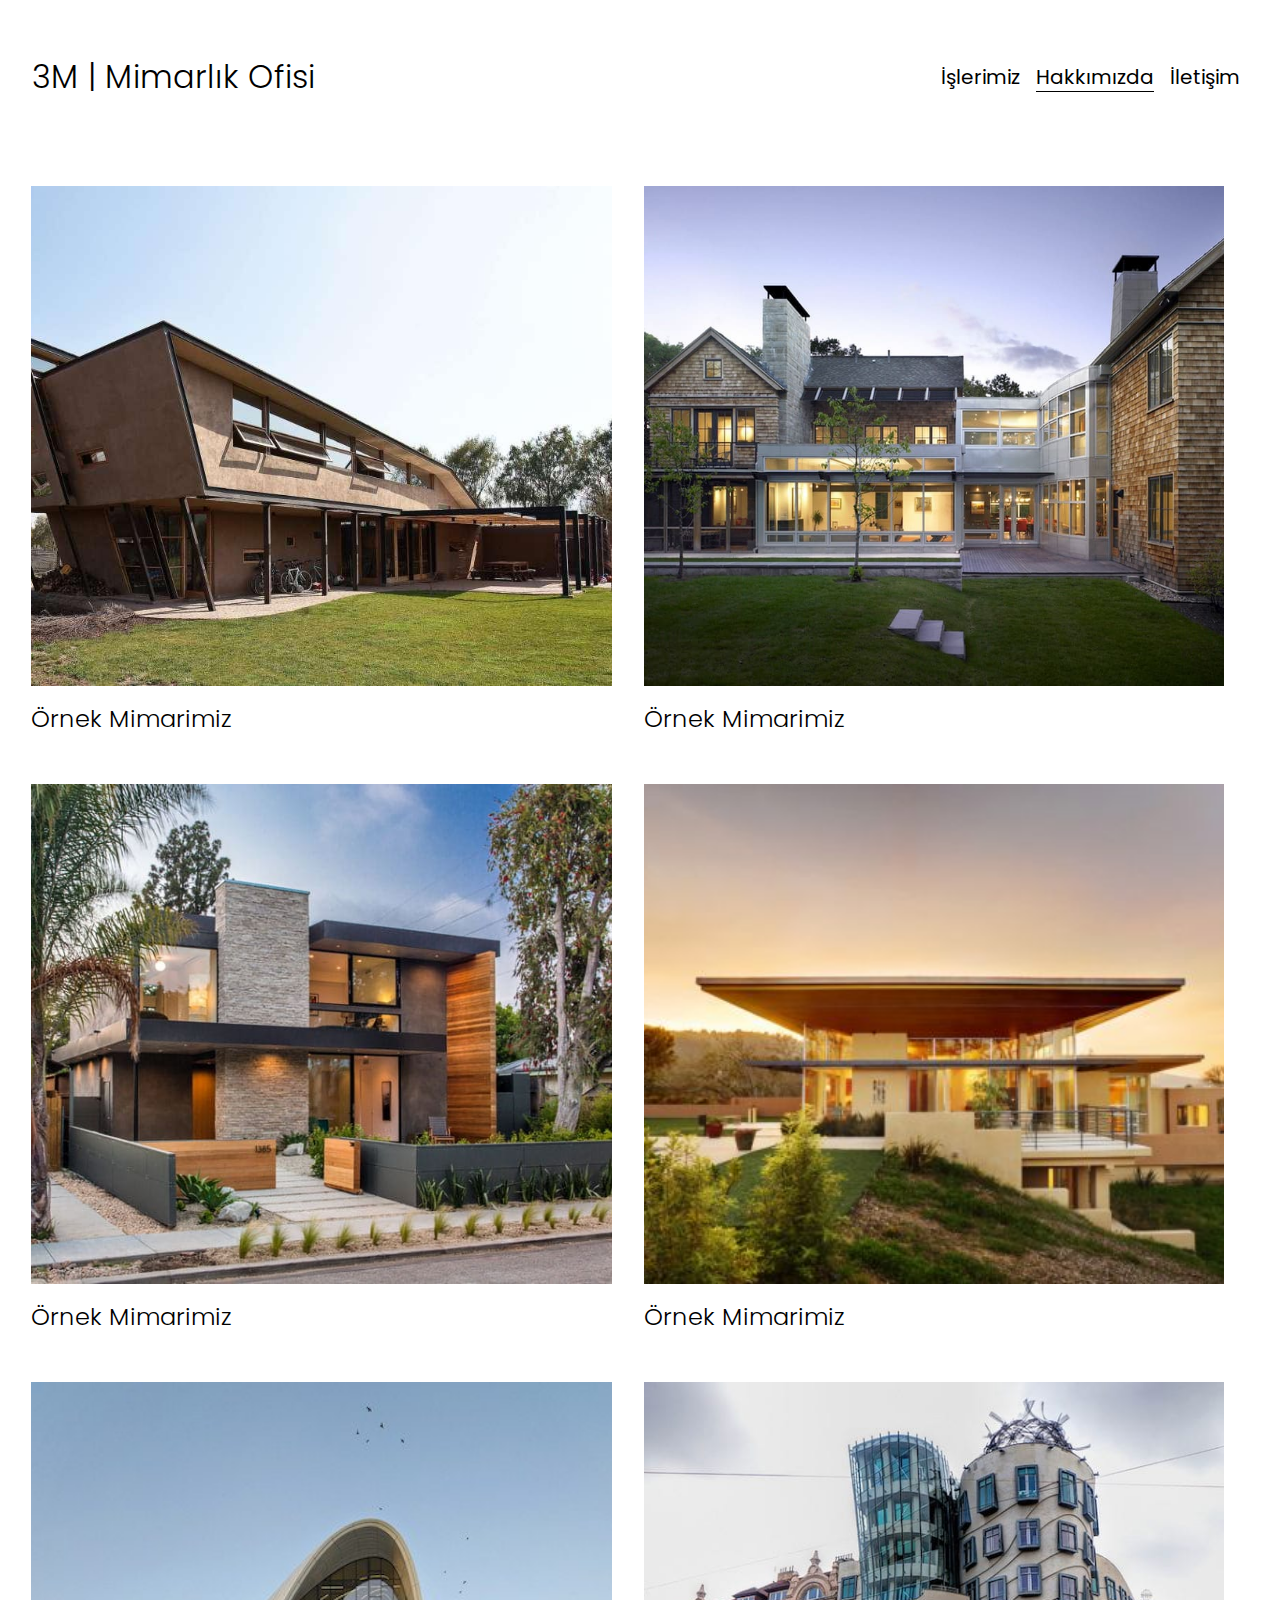
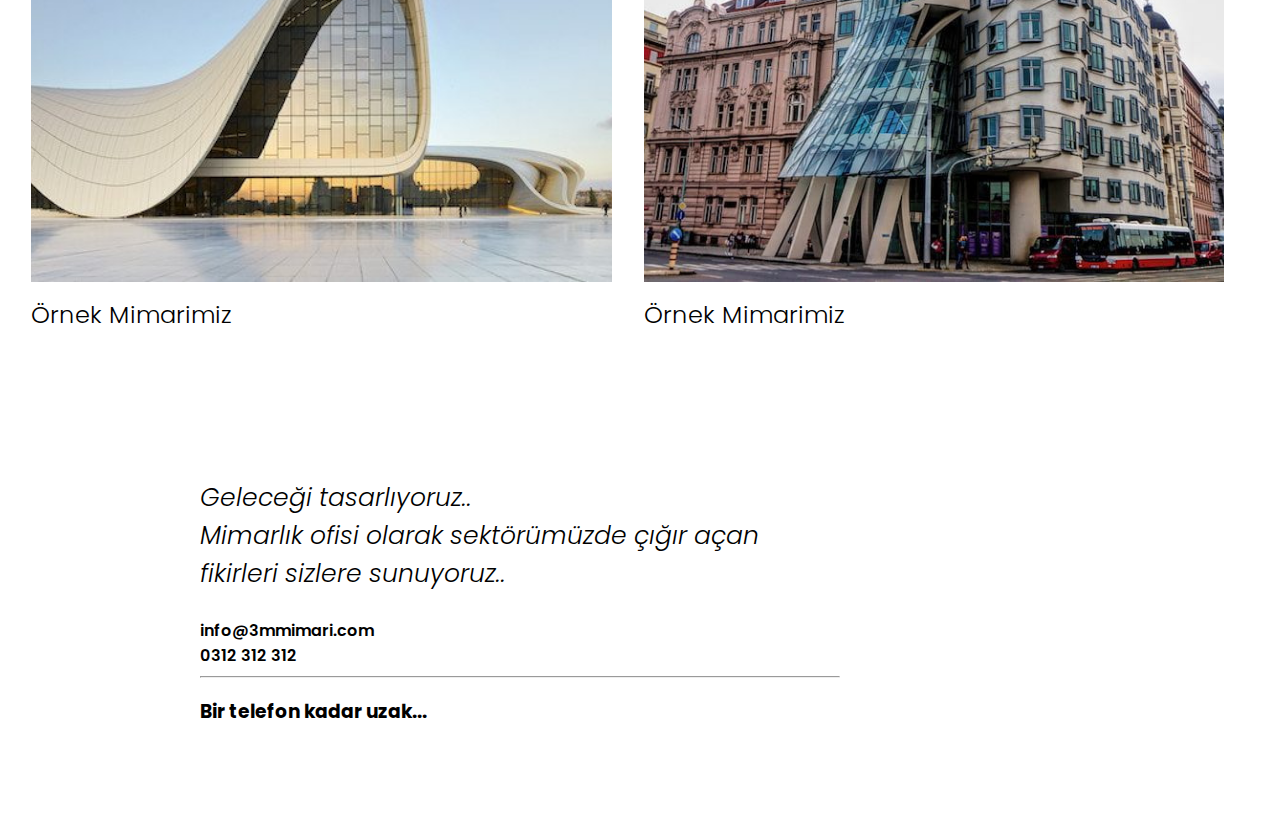
<file: Architecture Website/index.html>
<!DOCTYPE html>
<html lang="en">
  <head>
    <meta charset="UTF-8" />
    <meta name="viewport" content="width=device-width, initial-scale=1.0" />
    <title>Mimarlık Ofisi Projesi</title>
    <link rel="stylesheet" href="style.css" />
    <link rel="preconnect" href="https://fonts.googleapis.com" />
    <link rel="preconnect" href="https://fonts.gstatic.com" crossorigin />
    <link
      href="https://fonts.googleapis.com/css2?family=Alumni+Sans+Collegiate+One:ital@1&family=Poppins:ital,wght@0,100;0,200;0,300;0,600;0,700;0,800;1,100;1,200;1,300;1,600&family=Roboto&display=swap"
      rel="stylesheet"
    />
  </head>

  <body>
    <header>
      <h1>3M | Mimarlık Ofisi</h1>
      <nav class="links">
        <ul>
          <li><a class="active" href="#work">İşlerimiz</a></li>
          <li><a class="about" href="#about">Hakkımızda</a></li>
          <li><a href="#contact">İletişim</a></li>
        </ul>
      </nav>
    </header>

    <section class="gallery">
      <div class="card">
        <img src="./img.txt/Casa-Munita-Gonzalez-09-0101070001.jpg" />
        <h2>Örnek Mimarimiz</h2>
      </div>
      <div class="card">
        <img src="./img.txt/Contemporary-Home-07-0101070001.jpg" />
        <h2>Örnek Mimarimiz</h2>
      </div>
      <div class="card">
        <img src="./img.txt/Contemporary-House-03-0101070001.jpg" />
        <h2>Örnek Mimarimiz</h2>
      </div>
      <div class="card">
        <img src="./img.txt/Flat-Roof-House-04-0101070001.jpg" />
        <h2>Örnek Mimarimiz</h2>
      </div>
      <div class="card">
        <img
          src="./img.txt/Heydar-Aliyev-Cultural-Centre-by-Zaha-Hadid-01-0101070001.jpg"
        />
        <h2>Örnek Mimarimiz</h2>
      </div>

      <div class="card">
        <img
          src="./img.txt/The-Dancing-House-Prague-Frank-Gehry-02-0101070001.jpg"
        />
        <h2>Örnek Mimarimiz</h2>
      </div>
    </section>

    <section class="why">
      <h3 class="banner">
        Geleceği tasarlıyoruz.. <br />Mimarlık ofisi olarak sektörümüzde çığır
        açan fikirleri sizlere sunuyoruz..
      </h3>
      <div class="contact">
        <p>info@3mmimari.com</p>
        <p>0312 312 312</p>
        <hr />
        <h3>Bir telefon kadar uzak...</h3>
      </div>
    </section>
  </body>
</html>
</file>
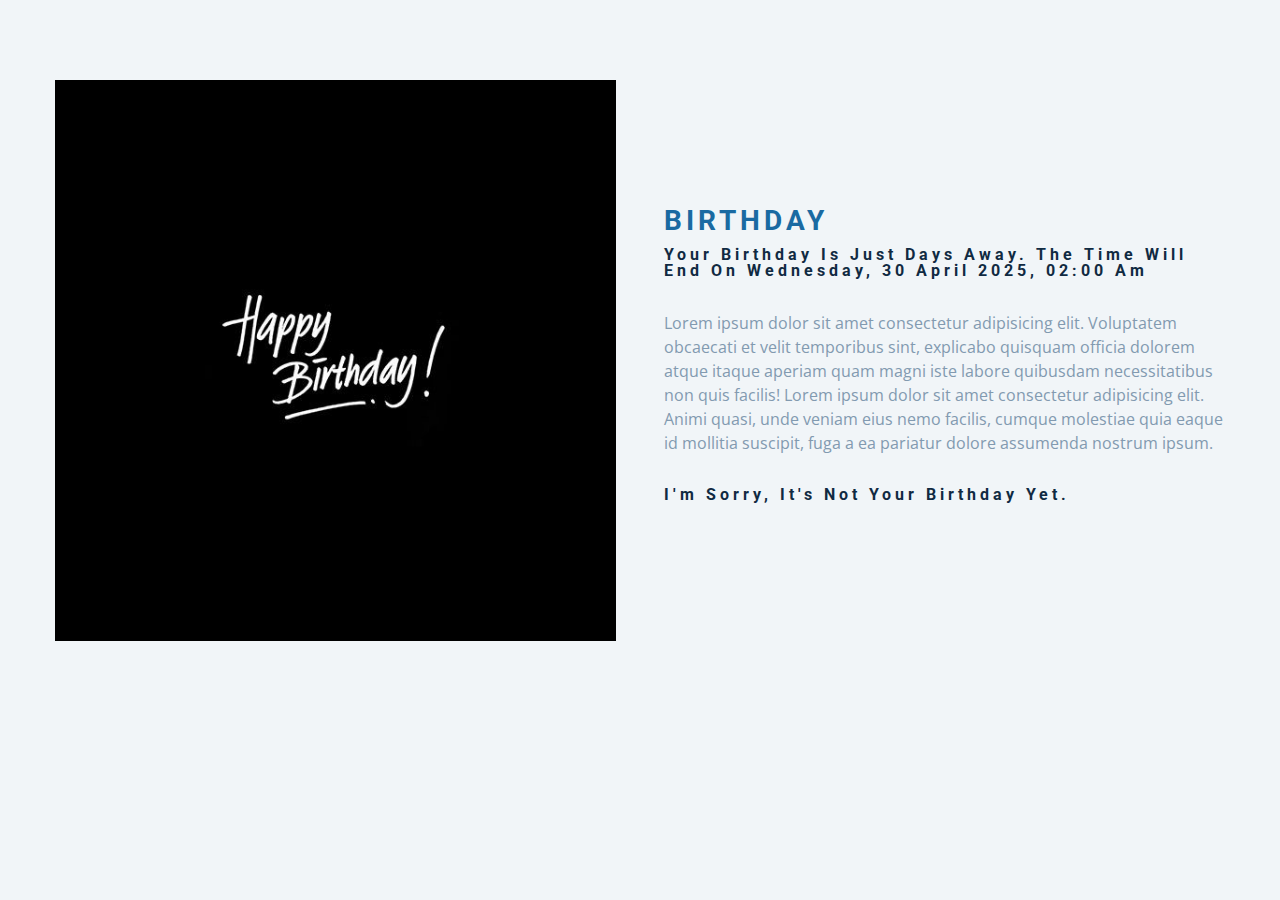
<file: CountdownProject/index.html>
<!DOCTYPE html>
<html lang="en">
  <head>
    <meta charset="UTF-8" />
    <meta name="viewport" content="width=device-width, initial-scale=1.0" />
    <title>CountdownTimer</title>
    <link rel="stylesheet" href="style.css" />
  </head>
  <body>
    <section class="section-center">
      <article class="gift-img">
        <img
          src="./img/wallpaper-ap54-happy-birthday-dark-event-writing.jpeg"
          alt="gift picture"
        />
      </article>
      <article class="gift-info">
        <h3>Birthday</h3>
        <h4 class="timer">
          Your birthday is just days away. The time will end on Wednesday, 30
          April 2025, 02:00 am
        </h4>
        <p>
          Lorem ipsum dolor sit amet consectetur adipisicing elit. Voluptatem
          obcaecati et velit temporibus sint, explicabo quisquam officia dolorem
          atque itaque aperiam quam magni iste labore quibusdam necessitatibus
          non quis facilis! Lorem ipsum dolor sit amet consectetur adipisicing
          elit. Animi quasi, unde veniam eius nemo facilis, cumque molestiae
          quia eaque id mollitia suscipit, fuga a ea pariatur dolore assumenda
          nostrum ipsum.
        </p>
        <div class="deadline">
          <div class="deadline-format">
            <div>
              <h4 class="days">19</h4>
              <span>days</span>
            </div>
          </div>
          <div class="deadline-format">
            <div>
              <h4 class="hours">11</h4>
              <span>hours</span>
            </div>
          </div>
          <div class="deadline-format">
            <div>
              <h4 class="mins">43</h4>
              <span>mins</span>
            </div>
          </div>
          <div class="deadline-format">
            <div>
              <h4 class="secs">32</h4>
              <span>secs</span>
            </div>
          </div>
        </div>
      </article>
    </section>
    <script src="app.js"></script>
  </body>
</html>
</file>
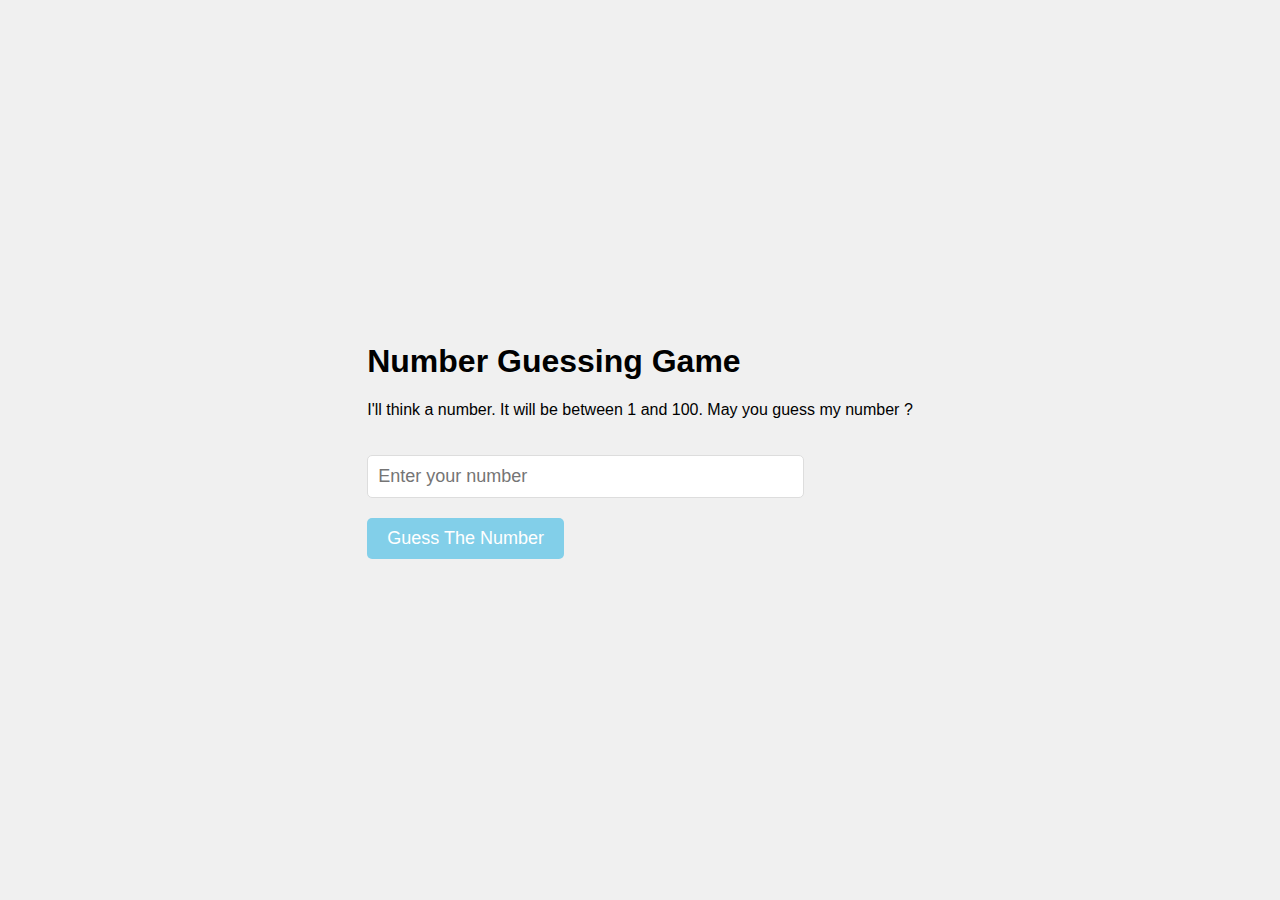
<file: Games/NumberGuessingGame/index.html>
<!DOCTYPE html>
<html lang="en">
  <head>
    <meta charset="UTF-8" />
    <meta name="viewport" content="width=device-width, initial-scale=1.0" />
    <title>Number Guessing Game</title>
    <link rel="stylesheet" href="style.css" />
  </head>
  <body>
    <div>
      <h1>Number Guessing Game</h1>
      <p>
        I'll think a number. It will be between 1 and 100. May you guess my
        number ?
      </p>
      <input
        type="text"
        id="guess-input"
        placeholder="Enter your number"
        min="1"
        max="100"
      />
      <button id="guess-button">Guess The Number</button>
      <p id="message"></p>
    </div>
    <script src="script.js"></script>
  </body>
</html>
</file>
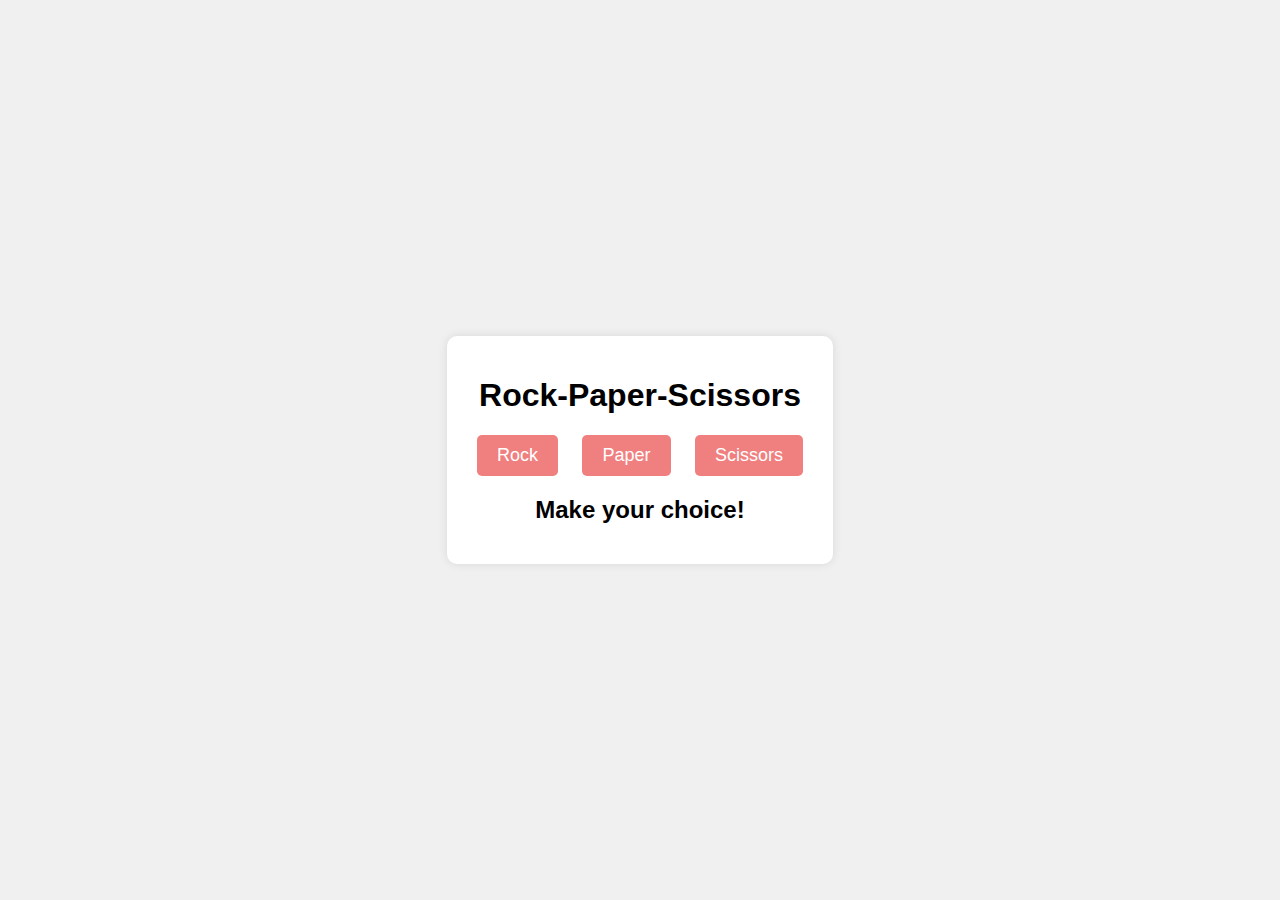
<file: Games/Rock-Paper-Scissors/index.html>
<!DOCTYPE html>
<html lang="en">
  <head>
    <meta charset="UTF-8" />
    <meta name="viewport" content="width=device-width, initial-scale=1.0" />
    <title>Rock-Paper-Scissors</title>
    <link rel="stylesheet" href="style.css" />
  </head>
  <body>
    <div class="game-container">
      <h1>Rock-Paper-Scissors</h1>
      <div class="choices">
        <button class="choice" id="rock">Rock</button>
        <button class="choice" id="paper">Paper</button>
        <button class="choice" id="scissors">Scissors</button>
      </div>
      <div class="result">
        <h2>Make your choice!</h2>
        <p id="result-text"></p>
      </div>
    </div>
    <script src="script.js"></script>
  </body>
</html>
</file>
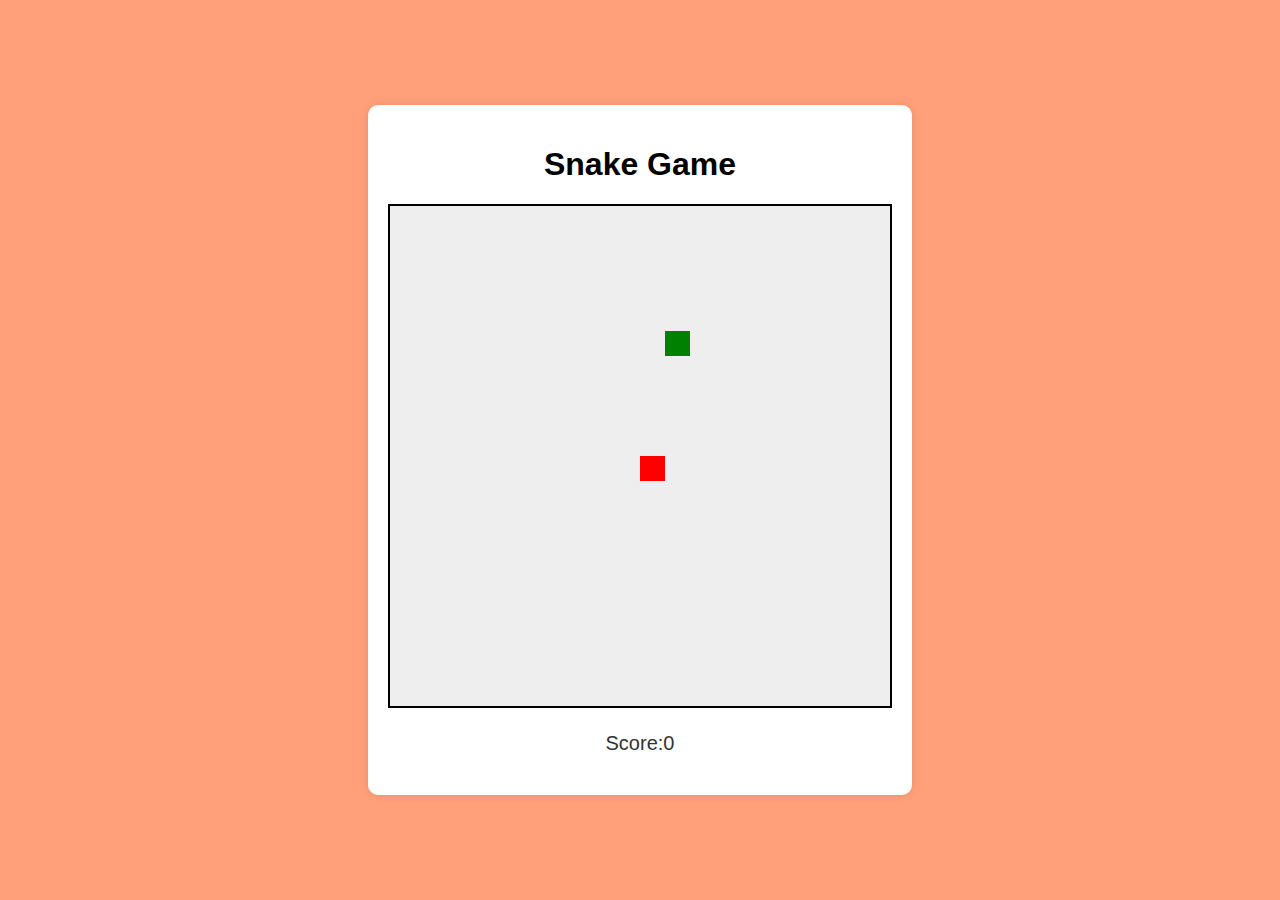
<file: Games/SnakeGame/index.html>
<!DOCTYPE html>
<html lang="en">
  <head>
    <meta charset="UTF-8" />
    <meta name="viewport" content="width=device-width, initial-scale=1.0" />
    <title>Snake Game</title>
    <link rel="stylesheet" href="style.css" />
  </head>
  <body>
    <div class="game-container">
      <h1>Snake Game</h1>
      <canvas id="gameCanvas"></canvas>
      <p id="score">Score:0</p>
    </div>
    <script src="script.js"></script>
  </body>
</html>
</file>
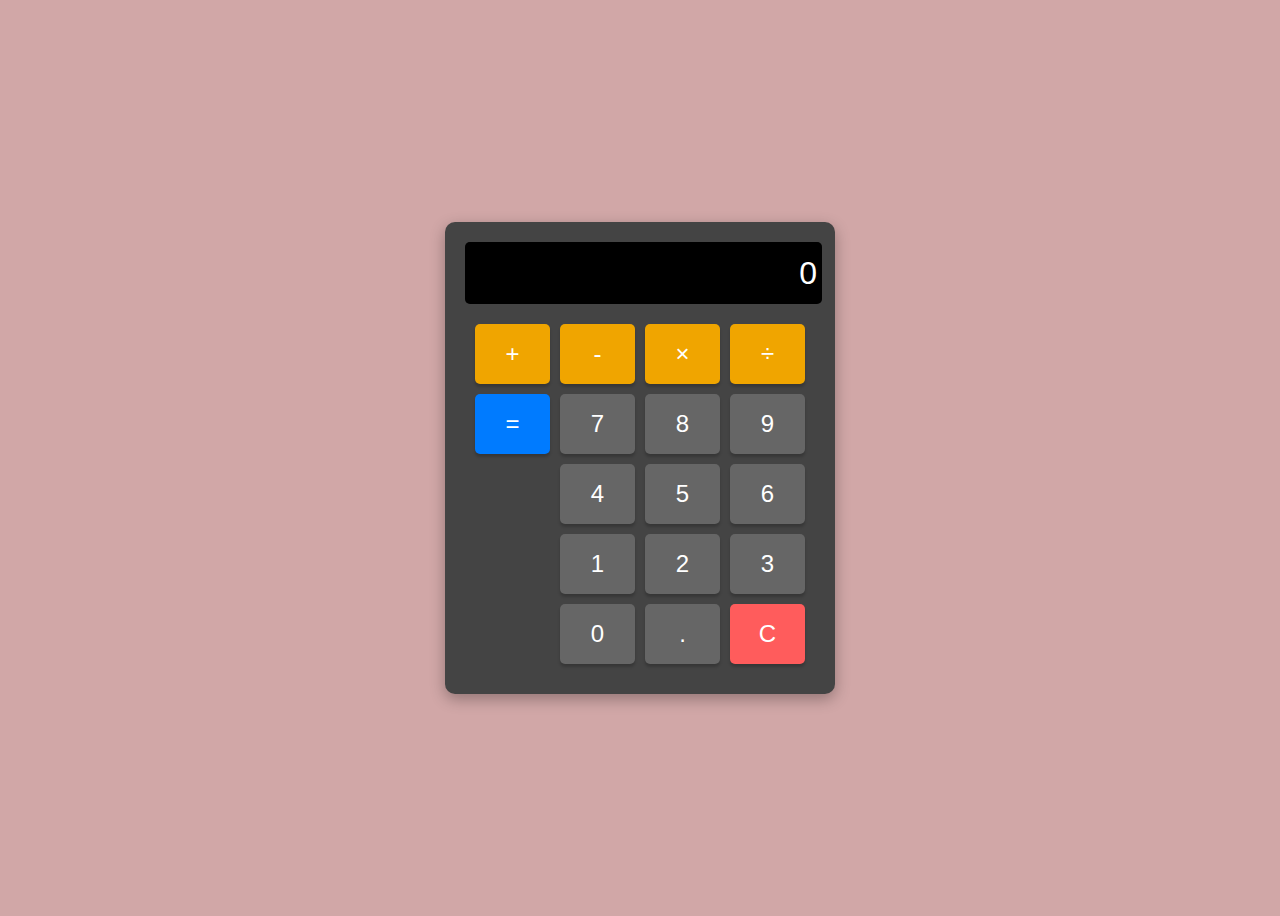
<file: Calculator/Calculator.html>
<!DOCTYPE html>
<html lang="en">
<head>
    <meta charset="UTF-8">
    <meta name="viewport" content="width=device-width, initial-scale=1.0">
    <title>Hesap Makinesi</title>
    <link rel="stylesheet" href="Calculator.css">
</head>
<body>
    <div class="calculator">
        <input type="text" class="calculator-input" disabled>
        <div class="calculator-keys">
            <button type="button" class="operator" value="+">+</button>
            <button type="button" class="operator" value="-">-</button>
            <button type="button" class="operator" value="*">&times;</button>
            <button type="button" class="operator" value="/">&divide;</button>
            
            <button type="button" class="number" value="7">7</button>
            <button type="button" class="number" value="8">8</button>
            <button type="button" class="number" value="9">9</button>

            <button type="button" class="number" value="4">4</button>
            <button type="button" class="number" value="5">5</button>
            <button type="button" class="number" value="6">6</button>

            <button type="button" class="number" value="1">1</button>
            <button type="button" class="number" value="2">2</button>
            <button type="button" class="number" value="3">3</button>

            <button type="button" class="number" value="0">0</button>
            <button type="button" class="decimal" value=".">.</button>
            <button type="button" class="clear" value="clear">C</button>

            <button type="button" class="equal-sign" value="=">=</button>
        </div>
    </div>


<script src="Calculator.js"></script>
</body>
</html>
</file>
<file: Architecture Website/style.css>
body {
  font-family: 'Poppins', sans-serif;
  margin: 0;
}

header {
  margin: 32px;
  display: flex;
  align-items: center;
  justify-content: space-between;
}

h1 {
  /* display: inline-block; */
  font-weight: 300;
}
.links {
  /* display: inline-block; */
}

.links ul {
  /* display: inline-block; */
  display: flex;
  list-style: none;
}
.links a {
  color: black;
  text-decoration: none;
  font-size: 20px;
  margin: 0px 8px;
}

a.about {
  border-bottom: 1px solid black;
}

.gallery {
  padding: 15px;
  display: flex;
  flex-wrap: wrap;
}
.card {
  /* display: inline-block; */
  width: 49%;
  padding: 16px;
  box-sizing: border-box;
}

.card img {
  height: 500px;
  width: 100%;
  object-fit: cover;
}

.card img:hover {
  opacity: 0.9;
}
.card h2 {
  margin: 8px 0px 16px 0px;
  font-weight: 300;
}

.why {
  width: 50%;
  margin: 100px 200px;
}

.banner {
  font-weight: 300;
  font-style: italic;
  font-size: 25px;
}

.contact p {
  margin: 0;
  font-weight: 600;
}
</file>
<file: CountdownProject/style.css>
/*
=============== 
Fonts
===============
*/
@import url("https://fonts.googleapis.com/css?family=Open+Sans|Roboto:400,700&display=swap");

/*
=============== 
Variables
===============
*/

:root {
  /* dark shades of primary color*/
  --clr-primary-1: hsl(205, 86%, 17%);
  --clr-primary-2: hsl(205, 77%, 27%);
  --clr-primary-3: hsl(205, 72%, 37%);
  --clr-primary-4: hsl(205, 63%, 48%);
  /* primary/main color */
  --clr-primary-5: #49a6e9;
  /* lighter shades of primary color */
  --clr-primary-6: hsl(205, 89%, 70%);
  --clr-primary-7: hsl(205, 90%, 76%);
  --clr-primary-8: hsl(205, 86%, 81%);
  --clr-primary-9: hsl(205, 90%, 88%);
  --clr-primary-10: hsl(205, 100%, 96%);
  /* darkest grey - used for headings */
  --clr-grey-1: hsl(209, 61%, 16%);
  --clr-grey-2: hsl(211, 39%, 23%);
  --clr-grey-3: hsl(209, 34%, 30%);
  --clr-grey-4: hsl(209, 28%, 39%);
  /* grey used for paragraphs */
  --clr-grey-5: hsl(210, 22%, 49%);
  --clr-grey-6: hsl(209, 23%, 60%);
  --clr-grey-7: hsl(211, 27%, 70%);
  --clr-grey-8: hsl(210, 31%, 80%);
  --clr-grey-9: hsl(212, 33%, 89%);
  --clr-grey-10: hsl(210, 36%, 96%);
  --clr-white: #fff;
  --clr-red-dark: hsl(360, 67%, 44%);
  --clr-red-light: hsl(360, 71%, 66%);
  --clr-green-dark: hsl(125, 67%, 44%);
  --clr-green-light: hsl(125, 71%, 66%);
  --clr-black: #222;
  --clr-gold: #c59d5f;
  --ff-primary: "Roboto", sans-serif;
  --ff-secondary: "Open Sans", sans-serif;
  --transition: all 0.3s linear;
  --spacing: 0.25rem;
  --radius: 0.5rem;
  --light-shadow: 0 5px 15px rgba(0, 0, 0, 0.1);
  --dark-shadow: 0 5px 15px rgba(0, 0, 0, 0.2);
  --max-width: 1170px;
  --fixed-width: 620px;
}
/*
=============== 
Global Styles
===============
*/

*,
::after,
::before {
  margin: 0;
  padding: 0;
  box-sizing: border-box;
}
body {
  font-family: var(--ff-secondary);
  background: var(--clr-grey-10);
  color: var(--clr-grey-1);
  line-height: 1.5;
  font-size: 0.875rem;
}
ul {
  list-style-type: none;
}
a {
  text-decoration: none;
}
img:not(.logo) {
  width: 100%;
}
img {
  display: block;
}

h1,
h2,
h3,
h4 {
  letter-spacing: var(--spacing);
  text-transform: capitalize;
  line-height: 1.25;
  margin-bottom: 0.75rem;
  font-family: var(--ff-primary);
}
h1 {
  font-size: 3rem;
}
h2 {
  font-size: 2rem;
}
h3 {
  font-size: 1.25rem;
}
h4 {
  font-size: 0.875rem;
}
p {
  margin-bottom: 1.25rem;
  color: var(--clr-grey-5);
}
@media screen and (min-width: 800px) {
  h1 {
    font-size: 4rem;
  }
  h2 {
    font-size: 2.5rem;
  }
  h3 {
    font-size: 1.75rem;
  }
  h4 {
    font-size: 1rem;
  }
  body {
    font-size: 1rem;
  }
  h1,
  h2,
  h3,
  h4 {
    line-height: 1;
  }
}
/*  global classes */

.btn {
  text-transform: uppercase;
  background: transparent;
  color: var(--clr-black);
  padding: 0.375rem 0.75rem;
  letter-spacing: var(--spacing);
  display: inline-block;
  transition: var(--transition);
  font-size: 0.875rem;
  border: 2px solid var(--clr-black);
  cursor: pointer;
  box-shadow: 0 1px 3px rgba(0, 0, 0, 0.2);
  border-radius: var(--radius);
}
.btn:hover {
  color: var(--clr-white);
  background: var(--clr-black);
}
/* section */
.section {
  padding: 5rem 0;
}

.section-center {
  width: 90vw;
  margin: 5rem auto;
  max-width: 1170px;
}

main {
  min-height: 100vh;
  display: grid;
  place-items: center;
}
/*
=============== 
Countdown Timer
===============
*/
.gift-img {
  margin-bottom: 2rem;
}
.gift-info h3 {
  text-transform: uppercase;
  color: var(--clr-primary-3);
}
.gift-info p {
  color: var(--clr-grey-6);
}
.date {
  color: var(--clr-grey-5);
  font-size: 0.85rem;
}
@media screen and (min-width: 992px) {
  .section-center {
    display: grid;
    grid-template-columns: 1fr 1fr;
    place-items: center;
    gap: 3rem;
    width: 95vw;
  }
  .gift-img {
    margin-bottom: 0;
  }
}
.gift-info p {
  margin: 2rem 0;
}
.deadline {
  display: flex;
}
.deadline-format {
  background: var(--clr-grey-1);
  color: var(--clr-white);
  margin-right: 1rem;
  width: 5rem;
  height: 5rem;
  display: grid;
  place-items: center;
  text-align: center;
}
.deadline-format span {
  display: block;
  text-transform: uppercase;
  letter-spacing: 2px;
  font-size: 0.85rem;
}
.deadline h4:not(.expired) {
  font-size: 2rem;
  margin-bottom: 0.25rem;
  letter-spacing: var(--spacing);
}
</file>
<file: Games/NumberGuessingGame/style.css>
body {
    font-family: Arial, sans-serif;
    background-color: #f0f0f0;
    display: flex;
    justify-content: center;
    align-items: center;
    height: 100vh;
    margin: 0;
}

.game-container {
    text-align: center;
    background: #fff;
    padding: 20px;
    border-radius: 10px;
    box-shadow: 0 0 10px rgba(0, 0, 0, 0.1);
}

#guess-input {
    font-size: 18px;
    padding: 10px;
    width: 80%;
    margin-top: 20px;
    border-radius: 5px;
    border: 1px solid #ddd;
    box-sizing: border-box;
    outline: none;
}

#guess-button {
    font-size: 18px;
    padding: 10px 20px;
    margin-top: 20px;
    cursor: pointer;
    border: none;
    border-radius: 5px;
    background-color:rgb(130, 207, 233);
    color: white;
    transition: background-color 0.3s;
}

#guess-button:hover {
    background-color: rgb(86, 86, 179);
    transition: 1s;
    transform: scale(1.1);
}

#message {
    font-size: 20px;
    color: #333;
    margin-top: 20px;
}
</file>
<file: Games/Rock-Paper-Scissors/style.css>
body{
    font-family: Arial, sans-serif;
    background-color: #f0f0f0;
    display: flex;
    justify-content: center;
    align-items: center;
    height: 100vh;
    margin: 0;
}

.game-container {
    text-align: center;
    background: #fff;
    padding: 20px;
    border-radius: 10px;
    box-shadow: 0 0 10px rgba(0, 0, 0, 0.1);
}

.choices {
    margin: 20px 0;
}

.choice {
    font-size: 18px;
    padding: 10px 20px;
    margin: 0 10px;
    cursor: pointer;
    border: none;
    border-radius: 5px;
    background-color: lightcoral;
    color: white;
    transition: background-color 0.3s;
}

.choice:hover {
    background-color: tomato;
}

.result h2 {
    margin: 20px 0;
}

#result-text {
    font-size: 20px;
    color: #333;
}
</file>
<file: Games/SnakeGame/style.css>
body {
    font-family: Arial, sans-serif;
    background-color: lightsalmon;
    display: flex;
    justify-content: center;
    align-items: center;
    height: 100vh;
    margin: 0;
    flex-direction: column;
}

.game-container {
    text-align: center;
    background: #fff;
    padding: 20px;
    border-radius: 10px;
    box-shadow: 0 0 10px rgba(0, 0, 0, 0.1);
}

#gameCanvas {
    border: 2px solid #000;
    background-color: #eee;
}

#score {
    font-size: 20px;
    color: #333;
    margin-top: 20px;
}
</file>
<file: Calculator/Calculator.css>
/* * {
    margin: 0;
    padding: 0;
    box-sizing: border-box;
    background-color: rosybrown;
}

html {
    font-size: 20px;
}

body {
    display: flex;
    font-size: 15px;
    justify-content: center;
    align-items: center;
    font-family: Arial, sans-serif;
}

.calculator {
    background-color: #333;
    border: 2px solid #ccc;
    border-radius: 7px;
    padding: 1px;
    width: 400px;
    position: absolute;
    top: 50%;
    left: 50%;
    box-shadow: 0 5px 15px rgba(0, 0, 0, 0.4);
    transform: translate(-50%, -50%)
}

.calculator-input {

    width: 100%;
    height: 80px;
    font-size: 40px;
    text-align: right;
    border-radius: 10px;
    border: none;
    background-color: #222;
    color: white;
    padding-right: 20px;
    padding-left: 20px;
    box-shadow: inset 0 1px 3px rgba(0,0,0,0.5);
}

.calculator-keys {
    display: grid;
    grid-template-columns: repeat(4,1fr);
    grid-gap: 20px;
    padding: 10px

}

button {
    height: 50px;
    font-size: 30px;
    text-align: center;
    border-radius: 3px;
    margin: -2px -5px -2px -5px;
    border: 1px solid #c4c4c4;
    border-radius: 5px;
    cursor: pointer;
}

button:active {
transform: scale(0.94);
    transition: 200ms;
}

.operator {
    padding: 5px;
    margin-bottom: -5px;
    background-color: #f0a500;
    color: white
}

.operator:hover {
    background-color: #d48f00;
}

.equal-sign {
    grid-area: 2/4/6/5;
    background-color: #007bff;
    border-color: #337cac;
    color: white;
    height: 100%
    }
    
    .equal-sign:hover {
        background-color: #2375cc;
    } 

.clear {
background-color: #ff5c5c;
border-color: #b0353a;
color: #fff;
}

.clear:hover {
background-color: #c71414;
}

.number, .decimal {
    background-color: #444;
    color: white;
}

.number:hover, .decimal:hover {
    background-color: #666;
}

 */


 body {
    display: flex;
    justify-content: center;
    align-items: center;
    height: 100vh;
    background-color: #d1a7a7;
    font-family: Arial, sans-serif;
}

.calculator {
    background-color: #444;
    padding: 20px;
    border-radius: 10px;
    box-shadow: 0 5px 15px rgba(0, 0, 0, 0.3);
    width: 350px;
}

.calculator-input {
    width: 100%;
    height: 60px;
    font-size: 2em;
    text-align: right;
    margin-bottom: 10px;
    padding-right: 5px;
    border: none;
    border-radius: 5px;
    background-color: #000;
    color: white;
    box-shadow: inset 0 1px 3px rgba(0,0,0,0.5);
}

.calculator-keys {
    display: grid;
    grid-template-columns: repeat(4, 1fr);
    grid-gap: 10px;
    padding: 10px;
}

button {
    height: 60px;
    font-size: 1.5em;
    border: none;
    border-radius: 5px;
    box-shadow: 0 3px 3px rgba(0, 0, 0, 0.2);
    cursor: pointer;
    transition: background-color 0.3s ease, transform 0.2s ease;
}

button:active {
    transform: scale(0.98);
}

.operator {
    background-color: #f0a500;
    color: white;
}

.operator:hover {
    background-color: #d48f00;
}

.equal-sign {
    grid-row: 2 / span 4;
    background-color: #007bff;
    color: white;
}

.equal-sign:hover {
    background-color: #0056b3;
}

.clear {
    background-color: #ff5c5c;
    color: white;
}

.clear:hover {
    background-color: #ff1a1a;
}

.number, .decimal {
    background-color: #666;
    color: white;
}

.number:hover, .decimal:hover {
    background-color: #888;
}
</file>
